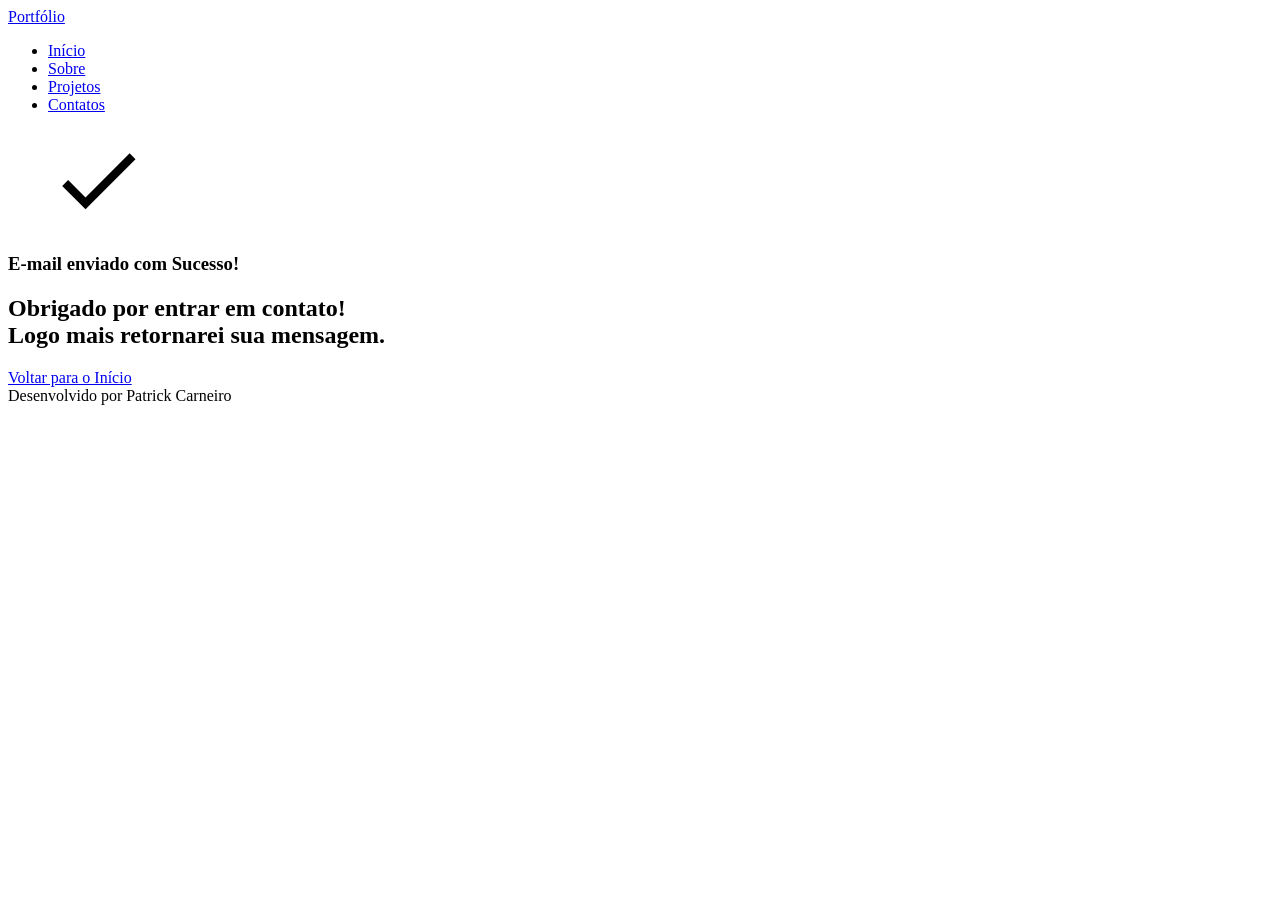
<file: sucess.html>
<!DOCTYPE html>
<html lang="pt-br">
<head>
    <meta charset="UTF-8">
    <meta name="viewport" content="width=device-width, initial-scale=1.0">
     <meta name="author" content="Patrick Carneiro">

    <meta name="description" content="Portfólio Pessoal do Patrick Carneiro, 
                desenvolvedor Full Stack especializado em criar experiências 
                digitais incríveis. Conheça meus projetos e entre em contato.">

    <meta name="robots" content="index, follow">

    <link rel="icon" type="image/svg+xml" href="./assets/img/favicon.svg">



    <title>Portfólio do Patrick Carneiro</title>
</head>

<body>

    <!-- Cabeçalho da Página -->
    <header>
        <div class="menu-content">
            <!-- Título do cabeçalho -->
            <a href="index.html" id="titulo">Portfólio</a>

            <!-- Menu de Navegação -->
            <nav>
                <ul class="menu-list">
                    <li><a href="index.html#hero">Início</a></li>
                    <li><a href="index.html#about">Sobre</a></li>
                    <li><a href="index.html#projects">Projetos</a></li>
                    <li><a href="index.html#contact">Contatos</a></li>
                </ul>
            </nav>
        </div>
    </header>

    <!-- Seção Principal da Página -->
    <main>

        <!-- Mensagem de Sucesso -->
        <section class="sucess-container">
            <article class="success-content">

                <figure class="success-icon">
                    <img src="./assets/img/success.svg"
                        alt="Ilustração de sucesso"
                        width="100px"
                        class="float-animation"
                    >
                </figure>

                <h1>E-mail enviado com Sucesso!</h1>
                <h2>Obrigado por entrar em contato! <br> Logo mais retornarei sua mensagem.</h2>

                <a class="botao" href="index.html">Voltar para o Início</a>

            </article>
        </section>
    </main>

    <!-- Rodapé da Página (footer) -->
    <footer>
        Desenvolvido por Patrick Carneiro
    </footer>

    
    
</body>

</html>
</file>
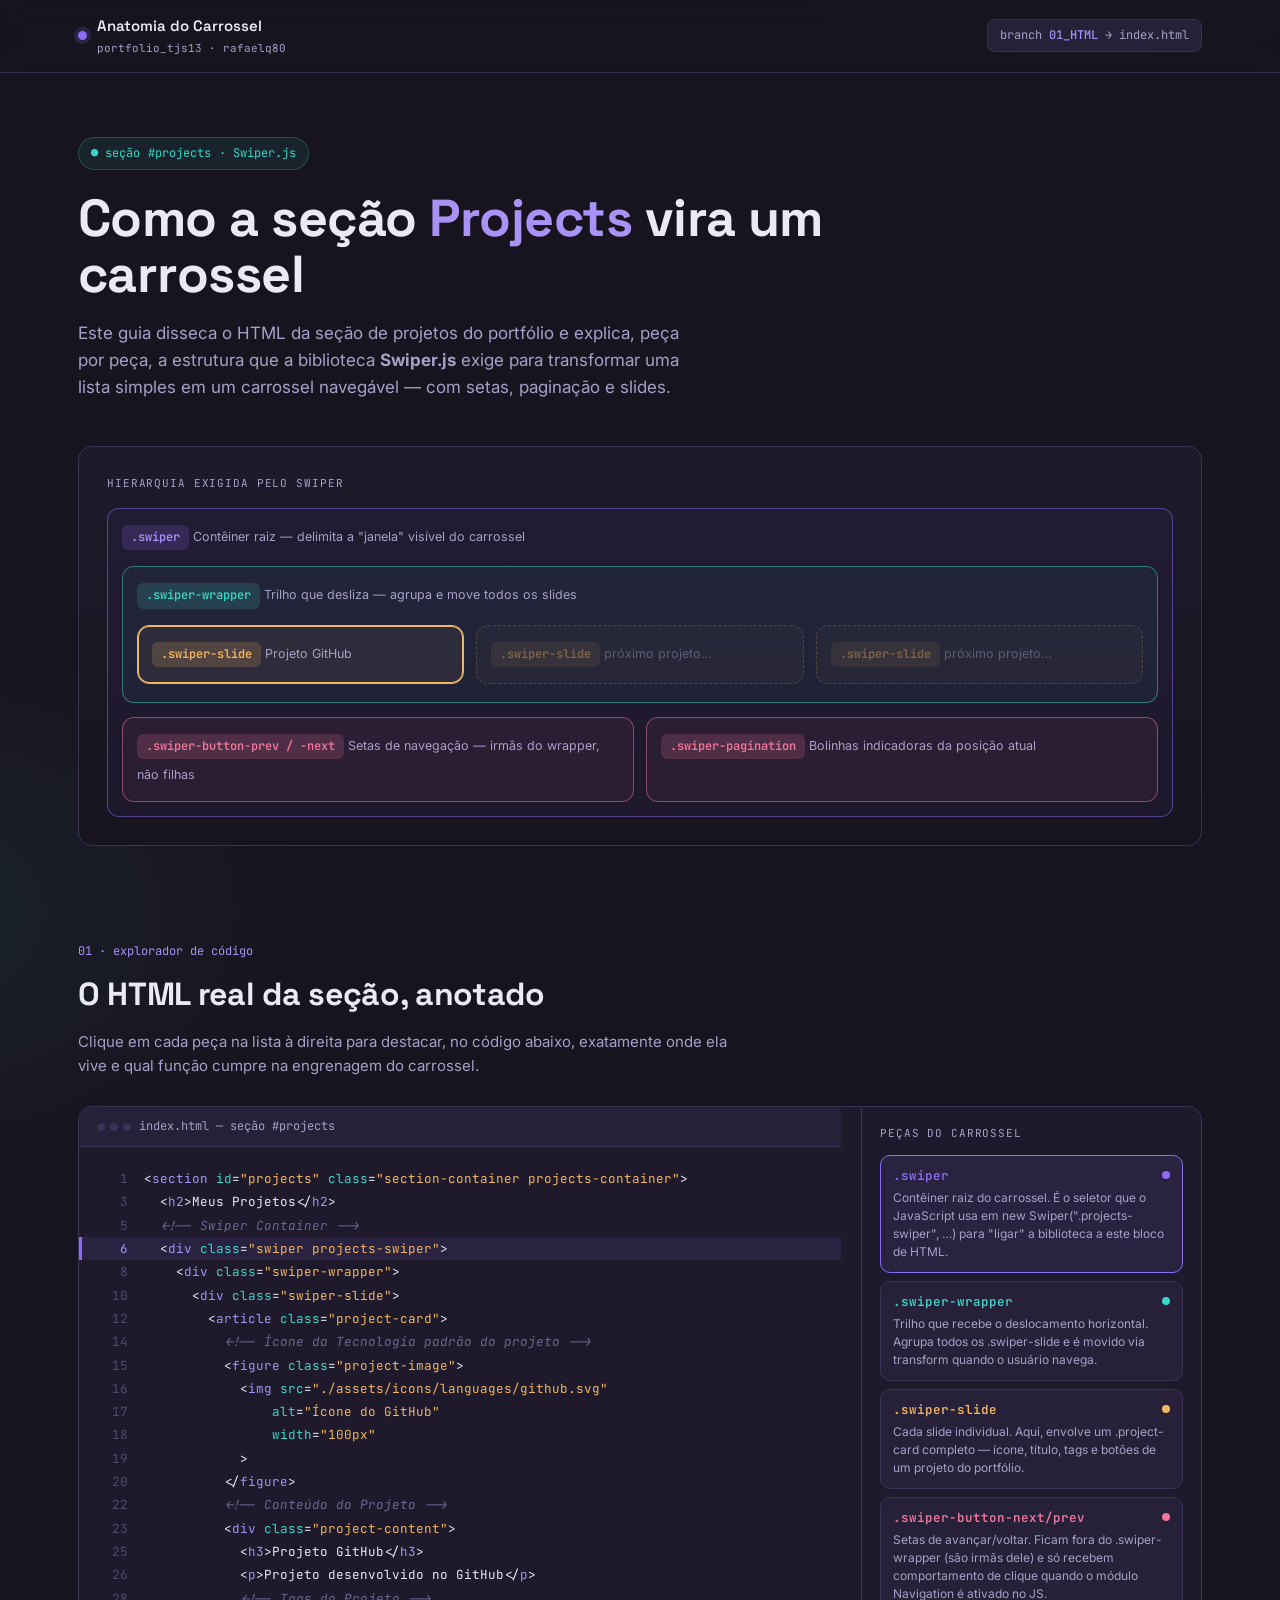
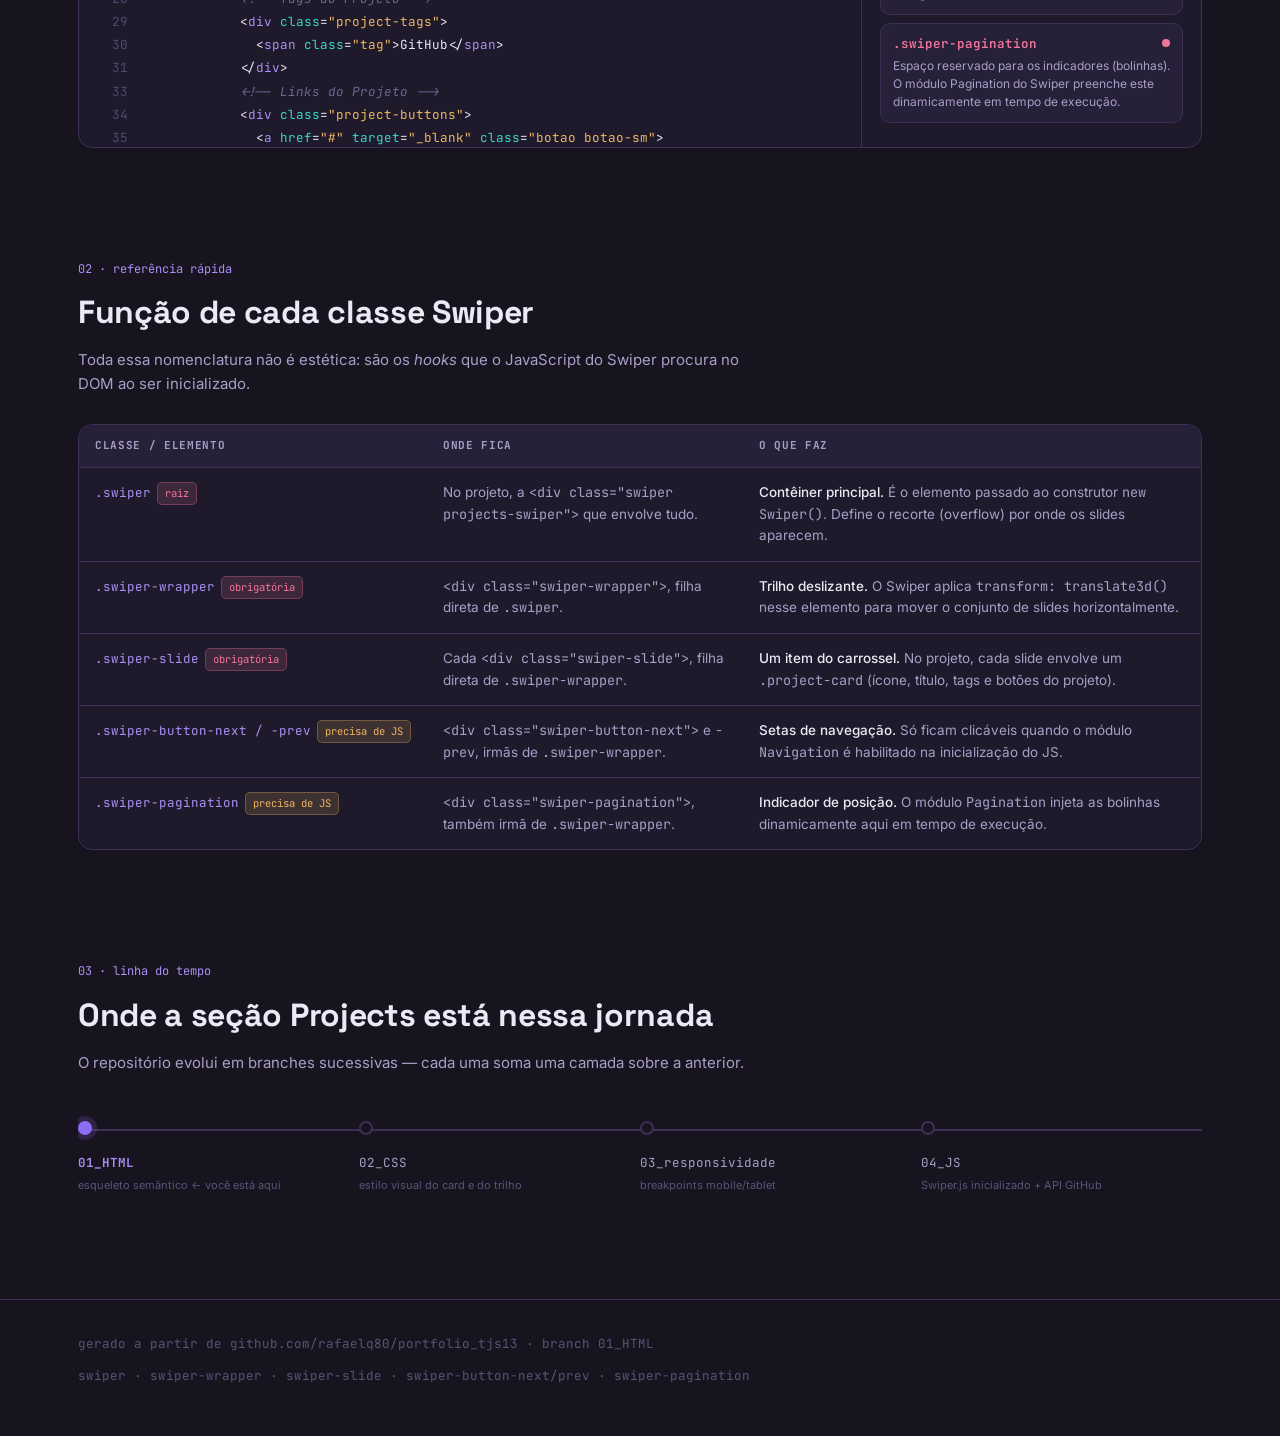
<file: assets/docs/swiper.html>
<!DOCTYPE html>
<html lang="pt-br">
<head>
<meta charset="UTF-8">
<meta name="viewport" content="width=device-width, initial-scale=1.0">
<title>Anatomia do Carrossel Swiper — Seção Projects</title>
<link rel="preconnect" href="https://fonts.googleapis.com">
<link rel="preconnect" href="https://fonts.gstatic.com" crossorigin>
<link href="https://fonts.googleapis.com/css2?family=Space+Grotesk:wght@500;600;700&family=Inter:wght@400;500;600&family=JetBrains+Mono:wght@400;500;600&display=swap" rel="stylesheet">
<style>
  :root{
    --bg: #17141f;
    --bg-soft: #1e1a2b;
    --surface: #262038;
    --surface-2: #2e2745;
    --line: #3a3155;
    --violet: #8b6cf2;
    --violet-soft: #a892f6;
    --slate: #8c86ab;
    --teal: #38d6c6;
    --amber: #f2b661;
    --rose: #f2769b;
    --text: #ece9f7;
    --text-dim: #a89fc7;
    --code-tag: #a892f6;
    --code-attr: #38d6c6;
    --code-str: #f2b661;
    --code-comment: #6e6690;
    --radius: 14px;
    --mono: 'JetBrains Mono', ui-monospace, monospace;
    --display: 'Space Grotesk', sans-serif;
    --body: 'Inter', sans-serif;
  }

  *{box-sizing:border-box;}
  html{scroll-behavior:smooth;}
  body{
    margin:0;
    background:
      radial-gradient(1000px 600px at 85% -10%, rgba(139,108,242,.16), transparent 60%),
      radial-gradient(800px 500px at -10% 30%, rgba(56,214,198,.08), transparent 55%),
      var(--bg);
    color:var(--text);
    font-family:var(--body);
    line-height:1.6;
    -webkit-font-smoothing:antialiased;
  }

  @media (prefers-reduced-motion: reduce){
    html{scroll-behavior:auto;}
    *{animation:none !important; transition:none !important;}
  }

  h1,h2,h3{font-family:var(--display); margin:0; letter-spacing:-.01em;}
  code, pre, .mono{font-family:var(--mono);}
  a{color:inherit;}

  .wrap{max-width:1180px; margin:0 auto; padding:0 28px;}

  /* ---------- TOPBAR ---------- */
  .topbar{
    position:sticky; top:0; z-index:50;
    backdrop-filter:blur(10px);
    background:rgba(23,20,31,.85);
    border-bottom:1px solid var(--line);
  }
  .topbar .wrap{display:flex; align-items:center; justify-content:space-between; padding:14px 28px;}
  .brand{display:flex; align-items:center; gap:10px; font-family:var(--display); font-weight:600; font-size:15px;}
  .brand .dot{width:9px; height:9px; border-radius:50%; background:var(--violet); box-shadow:0 0 0 4px rgba(139,108,242,.18);}
  .brand small{display:block; color:var(--text-dim); font-family:var(--mono); font-weight:400; font-size:11px; margin-top:2px;}
  .path{font-family:var(--mono); font-size:12px; color:var(--text-dim); background:var(--surface); padding:6px 12px; border-radius:8px; border:1px solid var(--line);}
  .path b{color:var(--violet-soft); font-weight:500;}

  /* ---------- HERO ---------- */
  .hero{padding:64px 0 40px;}
  .eyebrow{
    display:inline-flex; align-items:center; gap:8px;
    font-family:var(--mono); font-size:12px; color:var(--teal);
    background:rgba(56,214,198,.08); border:1px solid rgba(56,214,198,.25);
    padding:6px 12px; border-radius:999px; margin-bottom:20px;
  }
  .hero h1{font-size:clamp(32px,4.4vw,52px); line-height:1.08; max-width:780px;}
  .hero h1 span{color:var(--violet-soft);}
  .hero p.lead{max-width:620px; color:var(--text-dim); font-size:17px; margin-top:18px;}

  /* ---------- DIAGRAM (signature element) ---------- */
  .diagram{
    margin-top:44px; border:1px solid var(--line); border-radius:var(--radius);
    background:linear-gradient(180deg, var(--bg-soft), var(--bg));
    padding:28px; overflow-x:auto;
  }
  .diagram-label{font-family:var(--mono); font-size:11px; color:var(--text-dim); margin-bottom:16px; text-transform:uppercase; letter-spacing:.08em;}
  .stack{min-width:640px;}
  .box{border-radius:12px; border:1.5px solid; padding:14px; position:relative; transition:transform .18s ease, box-shadow .18s ease;}
  .box:hover{transform:translateY(-2px);}
  .box .tag{
    font-family:var(--mono); font-size:12px; font-weight:600; display:inline-flex; align-items:center; gap:6px;
    padding:3px 9px; border-radius:6px; margin-bottom:2px;
  }
  .box .desc{font-size:12.5px; color:var(--text-dim); margin-top:4px;}
  .box.swiper{border-color:rgba(139,108,242,.5); background:rgba(139,108,242,.05);}
  .box.swiper > .tag{background:rgba(139,108,242,.18); color:var(--violet-soft);}
  .box.wrapper{border-color:rgba(56,214,198,.5); background:rgba(56,214,198,.05); margin-top:14px;}
  .box.wrapper > .tag{background:rgba(56,214,198,.16); color:var(--teal);}
  .slides-row{display:flex; gap:12px; margin-top:14px; overflow-x:auto; padding-bottom:4px;}
  .box.slide{border-color:rgba(242,182,97,.5); background:rgba(242,182,97,.06); min-width:150px; flex:1;}
  .box.slide > .tag{background:rgba(242,182,97,.18); color:var(--amber);}
  .box.slide.active-repo{border-color:var(--amber); box-shadow:0 0 0 1px var(--amber) inset;}
  .box.slide.ghost{opacity:.45; border-style:dashed;}
  .siblings-row{display:flex; gap:12px; margin-top:14px;}
  .box.nav{border-color:rgba(242,118,155,.5); background:rgba(242,118,155,.06); flex:1;}
  .box.nav > .tag{background:rgba(242,118,155,.18); color:var(--rose);}
  .box.pagination{border-color:rgba(242,118,155,.5); background:rgba(242,118,155,.06); flex:1;}
  .box.pagination > .tag{background:rgba(242,118,155,.18); color:var(--rose);}

  /* ---------- SECTION HEADERS ---------- */
  .section{padding:56px 0;}
  .section-head{margin-bottom:28px; max-width:680px;}
  .section-head .kicker{font-family:var(--mono); font-size:12px; color:var(--violet-soft); margin-bottom:8px;}
  .section-head h2{font-size:clamp(24px,3vw,32px);}
  .section-head p{color:var(--text-dim); margin-top:10px; font-size:15px;}

  /* ---------- EXPLORER (interactive signature) ---------- */
  .explorer{
    display:grid; grid-template-columns:1fr 340px; gap:20px;
    border:1px solid var(--line); border-radius:var(--radius); overflow:hidden;
    background:var(--bg-soft);
  }
  @media (max-width:880px){ .explorer{grid-template-columns:1fr;} }

  .code-pane{padding:0; overflow:auto; max-height:640px;}
  .code-pane .file-tab{
    display:flex; align-items:center; gap:8px; padding:10px 18px; font-family:var(--mono); font-size:12px;
    color:var(--text-dim); border-bottom:1px solid var(--line); background:var(--surface); position:sticky; top:0;
  }
  .file-tab .dots{display:flex; gap:5px;}
  .file-tab .dots span{width:8px; height:8px; border-radius:50%; background:var(--line);}
  pre.code{margin:0; padding:20px 0; font-size:12.6px; line-height:1.85;}
  .line{display:flex; padding:0 18px; border-left:3px solid transparent; cursor:default; white-space:pre;}
  .line .ln{width:28px; flex:none; color:#514a70; user-select:none; text-align:right; margin-right:16px;}
  .line .code-text{white-space:pre-wrap; word-break:break-word;}
  .line.hl{background:rgba(139,108,242,.1); border-left-color:var(--violet);}
  .line.hl .ln{color:var(--violet-soft);}
  .tk-tag{color:var(--code-tag);}
  .tk-attr{color:var(--code-attr);}
  .tk-str{color:var(--code-str);}
  .tk-comment{color:var(--code-comment); font-style:italic;}
  .tk-punc{color:#7a7396;}

  .legend{border-left:1px solid var(--line); padding:18px; overflow:auto; max-height:640px;}
  .legend-title{font-family:var(--mono); font-size:11px; text-transform:uppercase; letter-spacing:.08em; color:var(--text-dim); margin-bottom:12px;}
  .chip{
    display:block; width:100%; text-align:left; background:var(--surface); border:1px solid var(--line);
    border-radius:10px; padding:11px 12px; margin-bottom:8px; cursor:pointer; color:var(--text);
    font-family:var(--body); font-size:13px; transition:border-color .15s ease, background .15s ease;
  }
  .chip .chip-top{display:flex; align-items:center; justify-content:space-between; gap:8px;}
  .chip .chip-name{font-family:var(--mono); font-size:12.5px; font-weight:600;}
  .chip .chip-fn{display:block; margin-top:5px; color:var(--text-dim); font-size:12px; line-height:1.5;}
  .chip.active{border-color:var(--violet); background:rgba(139,108,242,.1);}
  .chip.active .chip-name{color:var(--violet-soft);}
  .chip .swatch{width:8px; height:8px; border-radius:50%; flex:none;}

  /* ---------- TABLE ---------- */
  .table-card{border:1px solid var(--line); border-radius:var(--radius); overflow:hidden; background:var(--bg-soft);}
  table{width:100%; border-collapse:collapse; font-size:13.5px;}
  thead th{
    text-align:left; font-family:var(--mono); font-size:11px; text-transform:uppercase; letter-spacing:.06em;
    color:var(--text-dim); background:var(--surface); padding:12px 16px; border-bottom:1px solid var(--line);
  }
  tbody td{padding:14px 16px; border-bottom:1px solid var(--line); vertical-align:top; color:var(--text-dim);}
  tbody tr:last-child td{border-bottom:none;}
  tbody td.cls{font-family:var(--mono); color:var(--violet-soft); font-size:12.5px; white-space:nowrap;}
  tbody td strong{color:var(--text); font-weight:500;}
  .badge{display:inline-block; font-family:var(--mono); font-size:10.5px; padding:2px 7px; border-radius:5px; margin-left:6px;}
  .badge.required{background:rgba(242,118,155,.15); color:var(--rose); border:1px solid rgba(242,118,155,.3);}
  .badge.needs-js{background:rgba(242,182,97,.15); color:var(--amber); border:1px solid rgba(242,182,97,.3);}

  /* ---------- CALLOUT ---------- */
  .callout{
    display:flex; gap:14px; border:1px solid rgba(242,182,97,.35); background:rgba(242,182,97,.06);
    border-radius:var(--radius); padding:20px 22px; margin-top:20px;
  }
  .callout .icon{font-size:20px; flex:none; margin-top:2px;}
  .callout h3{font-size:15px; margin-bottom:6px; color:var(--amber); font-family:var(--body); font-weight:600;}
  .callout p{margin:0; color:var(--text-dim); font-size:13.5px;}
  .callout code{background:var(--surface); padding:1px 6px; border-radius:4px; color:var(--code-str); font-size:12px;}

  .callout.bug{border-color:rgba(139,108,242,.35); background:rgba(139,108,242,.06);}
  .callout.bug h3{color:var(--violet-soft);}

  /* ---------- ROADMAP ---------- */
  .roadmap{display:flex; gap:0; margin-top:8px; overflow-x:auto;}
  .stop{flex:1; min-width:150px; position:relative; padding:18px 16px 18px 0;}
  .stop::before{content:""; position:absolute; top:26px; left:0; right:-0px; height:2px; background:var(--line);}
  .stop:first-child::before{left:0;}
  .stop .node{
    width:14px; height:14px; border-radius:50%; background:var(--bg); border:2px solid var(--line);
    position:relative; z-index:2; margin-bottom:14px;
  }
  .stop.current .node{border-color:var(--violet); background:var(--violet); box-shadow:0 0 0 5px rgba(139,108,242,.18);}
  .stop .name{font-family:var(--mono); font-size:12.5px; color:var(--text-dim);}
  .stop.current .name{color:var(--violet-soft); font-weight:600;}
  .stop .tag2{display:block; font-size:11px; color:#5a5378; margin-top:3px;}

  footer{border-top:1px solid var(--line); padding:34px 0 50px; margin-top:30px;}
  footer .wrap{display:flex; justify-content:space-between; align-items:center; flex-wrap:wrap; gap:12px;}
  footer p{margin:0; color:#5a5378; font-size:12.5px; font-family:var(--mono);}

  ::selection{background:rgba(139,108,242,.35);}
  ::-webkit-scrollbar{height:8px; width:8px;}
  ::-webkit-scrollbar-thumb{background:var(--line); border-radius:8px;}
</style>
</head>
<body>

  <div class="topbar">
    <div class="wrap">
      <div class="brand">
        <span class="dot"></span>
        <div>
          Anatomia do Carrossel
          <small>portfolio_tjs13 · rafaelq80</small>
        </div>
      </div>
      <div class="path">branch <b>01_HTML</b> → <span id="pathFile">index.html</span></div>
    </div>
  </div>

  <header class="hero">
    <div class="wrap">
      <span class="eyebrow">● seção <code>#projects</code> · Swiper.js</span>
      <h1>Como a seção <span>Projects</span> vira um carrossel</h1>
      <p class="lead">Este guia disseca o HTML da seção de projetos do portfólio e explica, peça por peça, a estrutura que a biblioteca <strong>Swiper.js</strong> exige para transformar uma lista simples em um carrossel navegável — com setas, paginação e slides.</p>

      <div class="diagram">
        <div class="diagram-label">Hierarquia exigida pelo Swiper</div>
        <div class="stack">
          <div class="box swiper">
            <span class="tag">.swiper</span>
            <span class="desc">Contêiner raiz — delimita a "janela" visível do carrossel</span>

            <div class="box wrapper">
              <span class="tag">.swiper-wrapper</span>
              <span class="desc">Trilho que desliza — agrupa e move todos os slides</span>

              <div class="slides-row">
                <div class="box slide active-repo">
                  <span class="tag">.swiper-slide</span>
                  <span class="desc">Projeto GitHub</span>
                </div>
                <div class="box slide ghost">
                  <span class="tag">.swiper-slide</span>
                  <span class="desc">próximo projeto…</span>
                </div>
                <div class="box slide ghost">
                  <span class="tag">.swiper-slide</span>
                  <span class="desc">próximo projeto…</span>
                </div>
              </div>
            </div>

            <div class="siblings-row">
              <div class="box nav">
                <span class="tag">.swiper-button-prev / -next</span>
                <span class="desc">Setas de navegação — irmãs do wrapper, não filhas</span>
              </div>
              <div class="box pagination">
                <span class="tag">.swiper-pagination</span>
                <span class="desc">Bolinhas indicadoras da posição atual</span>
              </div>
            </div>
          </div>
        </div>
      </div>
    </div>
  </header>

  <section class="section">
    <div class="wrap">
      <div class="section-head">
        <div class="kicker">01 · explorador de código</div>
        <h2>O HTML real da seção, anotado</h2>
        <p>Clique em cada peça na lista à direita para destacar, no código abaixo, exatamente onde ela vive e qual função cumpre na engrenagem do carrossel.</p>
      </div>

      <div class="explorer">
        <div class="code-pane">
          <div class="file-tab">
            <span class="dots"><span></span><span></span><span></span></span>
            index.html — seção #projects
          </div>
          <pre class="code" id="codeBlock"></pre>
        </div>
        <div class="legend">
          <div class="legend-title">Peças do carrossel</div>
          <div id="chipList"></div>
        </div>
      </div>
    </div>
  </section>

  <section class="section">
    <div class="wrap">
      <div class="section-head">
        <div class="kicker">02 · referência rápida</div>
        <h2>Função de cada classe Swiper</h2>
        <p>Toda essa nomenclatura não é estética: são os <em>hooks</em> que o JavaScript do Swiper procura no DOM ao ser inicializado.</p>
      </div>

      <div class="table-card">
        <table>
          <thead>
            <tr><th>Classe / elemento</th><th>Onde fica</th><th>O que faz</th></tr>
          </thead>
          <tbody>
            <tr>
              <td class="cls">.swiper<span class="badge required">raiz</span></td>
              <td>No projeto, a <code>&lt;div class="swiper projects-swiper"&gt;</code> que envolve tudo.</td>
              <td><strong>Contêiner principal.</strong> É o elemento passado ao construtor <code>new Swiper()</code>. Define o recorte (overflow) por onde os slides aparecem.</td>
            </tr>
            <tr>
              <td class="cls">.swiper-wrapper<span class="badge required">obrigatória</span></td>
              <td><code>&lt;div class="swiper-wrapper"&gt;</code>, filha direta de <code>.swiper</code>.</td>
              <td><strong>Trilho deslizante.</strong> O Swiper aplica <code>transform: translate3d()</code> nesse elemento para mover o conjunto de slides horizontalmente.</td>
            </tr>
            <tr>
              <td class="cls">.swiper-slide<span class="badge required">obrigatória</span></td>
              <td>Cada <code>&lt;div class="swiper-slide"&gt;</code>, filha direta de <code>.swiper-wrapper</code>.</td>
              <td><strong>Um item do carrossel.</strong> No projeto, cada slide envolve um <code>.project-card</code> (ícone, título, tags e botões do projeto).</td>
            </tr>
            <tr>
              <td class="cls">.swiper-button-next / -prev<span class="badge needs-js">precisa de JS</span></td>
              <td><code>&lt;div class="swiper-button-next"&gt;</code> e <code>-prev</code>, irmãs de <code>.swiper-wrapper</code>.</td>
              <td><strong>Setas de navegação.</strong> Só ficam clicáveis quando o módulo <code>Navigation</code> é habilitado na inicialização do JS.</td>
            </tr>
            <tr>
              <td class="cls">.swiper-pagination<span class="badge needs-js">precisa de JS</span></td>
              <td><code>&lt;div class="swiper-pagination"&gt;</code>, também irmã de <code>.swiper-wrapper</code>.</td>
              <td><strong>Indicador de posição.</strong> O módulo <code>Pagination</code> injeta as bolinhas dinamicamente aqui em tempo de execução.</td>
            </tr>
          </tbody>
        </table>
      </div>

    </div>
  </section>

  <section class="section">
    <div class="wrap">
      <div class="section-head">
        <div class="kicker">03 · linha do tempo</div>
        <h2>Onde a seção Projects está nessa jornada</h2>
        <p>O repositório evolui em branches sucessivas — cada uma soma uma camada sobre a anterior.</p>
      </div>
      <div class="roadmap">
        <div class="stop current"><div class="node"></div><span class="name">01_HTML</span><span class="tag2">esqueleto semântico ← você está aqui</span></div>
        <div class="stop"><div class="node"></div><span class="name">02_CSS</span><span class="tag2">estilo visual do card e do trilho</span></div>
        <div class="stop"><div class="node"></div><span class="name">03_responsividade</span><span class="tag2">breakpoints mobile/tablet</span></div>
        <div class="stop"><div class="node"></div><span class="name">04_JS</span><span class="tag2">Swiper.js inicializado + API GitHub</span></div>
      </div>
    </div>
  </section>

  <footer>
    <div class="wrap">
      <p>gerado a partir de github.com/rafaelq80/portfolio_tjs13 · branch 01_HTML</p>
      <p>swiper · swiper-wrapper · swiper-slide · swiper-button-next/prev · swiper-pagination</p>
    </div>
  </footer>

<script>
(function(){
  // Código real da seção #projects, tokenizado em spans para o painel de anotação.
  // Cada linha carrega um data-part opcional que a liga a um chip da legenda.
  const lines = [
    {t:'&lt;section id="projects" class="section-container projects-container"&gt;', part:null},
    {t:'', part:null},
    {t:'  &lt;h2&gt;Meus Projetos&lt;/h2&gt;', part:null},
    {t:'', part:null},
    {t:'  &lt;!-- Swiper Container --&gt;', part:null, comment:true},
    {t:'  &lt;div class="swiper projects-swiper"&gt;', part:'swiper'},
    {t:'', part:'swiper'},
    {t:'    &lt;div class="swiper-wrapper"&gt;', part:'wrapper'},
    {t:'', part:'wrapper'},
    {t:'      &lt;div class="swiper-slide"&gt;', part:'slide'},
    {t:'', part:'slide'},
    {t:'        &lt;article class="project-card"&gt;', part:'slide'},
    {t:'', part:'slide'},
    {t:'          &lt;!-- Ícone da Tecnologia padrão do projeto --&gt;', part:'slide', comment:true},
    {t:'          &lt;figure class="project-image"&gt;', part:'slide'},
    {t:'            &lt;img src="./assets/icons/languages/github.svg"', part:'slide'},
    {t:'                alt="Ícone do GitHub"', part:'slide'},
    {t:'                width="100px"', part:'slide'},
    {t:'            &gt;', part:'slide'},
    {t:'          &lt;/figure&gt;', part:'slide'},
    {t:'', part:'slide'},
    {t:'          &lt;!-- Conteúdo do Projeto --&gt;', part:'slide', comment:true},
    {t:'          &lt;div class="project-content"&gt;', part:'slide'},
    {t:'', part:'slide'},
    {t:'            &lt;h3&gt;Projeto GitHub&lt;/h3&gt;', part:'slide'},
    {t:'            &lt;p&gt;Projeto desenvolvido no GitHub&lt;/p&gt;', part:'slide'},
    {t:'', part:'slide'},
    {t:'            &lt;!-- Tags do Projeto --&gt;', part:'slide', comment:true},
    {t:'            &lt;div class="project-tags"&gt;', part:'slide'},
    {t:'              &lt;span class="tag"&gt;GitHub&lt;/span&gt;', part:'slide'},
    {t:'            &lt;/div&gt;', part:'slide'},
    {t:'', part:'slide'},
    {t:'            &lt;!-- Links do Projeto --&gt;', part:'slide', comment:true},
    {t:'            &lt;div class="project-buttons"&gt;', part:'slide'},
    {t:'              &lt;a href="#" target="_blank" class="botao botao-sm"&gt;', part:'slide'},
    {t:'                GitHub', part:'slide'},
    {t:'              &lt;/a&gt;', part:'slide'},
    {t:'              &lt;a href="#" target="_blank" class="botao-outline botao-sm"&gt;', part:'slide'},
    {t:'                Deploy', part:'slide'},
    {t:'              &lt;/a&gt;', part:'slide'},
    {t:'            &lt;/div&gt;', part:'slide'},
    {t:'', part:'slide'},
    {t:'          &lt;/div&gt;', part:'slide'},
    {t:'', part:'slide'},
    {t:'        &lt;/article&gt;', part:'slide'},
    {t:'', part:'slide'},
    {t:'      &lt;/div&gt; &lt;!-- fecha o slide --&gt;', part:'slide'},
    {t:'', part:'wrapper'},
    {t:'    &lt;/div&gt;', part:'wrapper'},
    {t:'', part:'swiper'},
    {t:'    &lt;!-- Botões de Navegação --&gt;', part:'nav', comment:true},
    {t:'    &lt;div class="swiper-button-next"&gt;&lt;/div&gt;', part:'nav'},
    {t:'    &lt;div class="swiper-button-prev"&gt;&lt;/div&gt;', part:'nav'},
    {t:'', part:'swiper'},
    {t:'    &lt;!-- Paginação --&gt;', part:'pagination', comment:true},
    {t:'    &lt;div class="swiper-pagination"&gt;&lt;/div&gt;', part:'pagination'},
    {t:'', part:null},
    {t:'  &lt;/div&gt;', part:'swiper'},
    {t:'', part:null},
    {t:'&lt;/section&gt;', part:null},
  ];

  const parts = {
    swiper:     {name:'.swiper',                color:'#8b6cf2', fn:'Contêiner raiz do carrossel. É o seletor que o JavaScript usa em new Swiper(".projects-swiper", …) para "ligar" a biblioteca a este bloco de HTML.'},
    wrapper:    {name:'.swiper-wrapper',         color:'#38d6c6', fn:'Trilho que recebe o deslocamento horizontal. Agrupa todos os .swiper-slide e é movido via transform quando o usuário navega.'},
    slide:      {name:'.swiper-slide',           color:'#f2b661', fn:'Cada slide individual. Aqui, envolve um .project-card completo — ícone, título, tags e botões de um projeto do portfólio.'},
    nav:        {name:'.swiper-button-next/prev',color:'#f2769b', fn:'Setas de avançar/voltar. Ficam fora do .swiper-wrapper (são irmãs dele) e só recebem comportamento de clique quando o módulo Navigation é ativado no JS.'},
    pagination: {name:'.swiper-pagination',      color:'#f2769b', fn:'Espaço reservado para os indicadores (bolinhas). O módulo Pagination do Swiper preenche este <div> dinamicamente em tempo de execução.'}
  };

  const codeBlock = document.getElementById('codeBlock');
  const chipList = document.getElementById('chipList');

  function highlight(raw){
    const M1 = '\u0001', M2 = '\u0002'; // marcadores temporários, fora do alfabeto do HTML
    let out = raw.replace(/(&lt;\/?)([a-zA-Z0-9]+)/g, (m, p1, p2) => p1 + M1 + 'TAG' + M2 + p2 + M1 + M2);
    out = out.replace(/([a-zA-Z-]+)(=)(&quot;|")([^"]*)(&quot;|")/g, (m, p1, p2, p3, p4, p5) =>
      M1 + 'ATTR' + M2 + p1 + M1 + M2 + p2 + M1 + 'STR' + M2 + p3 + p4 + p5 + M1 + M2
    );
    out = out.replace(new RegExp(M1+'TAG'+M2+'(.*?)'+M1+M2, 'g'), '<span class="tk-tag">$1</span>');
    out = out.replace(new RegExp(M1+'ATTR'+M2+'(.*?)'+M1+M2, 'g'), '<span class="tk-attr">$1</span>');
    out = out.replace(new RegExp(M1+'STR'+M2+'(.*?)'+M1+M2, 'g'), '<span class="tk-str">$1</span>');
    return out;
  }

  lines.forEach((line, i) => {
    const row = document.createElement('div');
    row.className = 'line' + (line.part ? ' part-'+line.part : '');
    if(line.part) row.dataset.part = line.part;
    const ln = document.createElement('span');
    ln.className = 'ln';
    ln.textContent = line.t ? (i+1) : '';
    const codeText = document.createElement('span');
    codeText.className = 'code-text' + (line.comment ? ' tk-comment' : '');
    codeText.innerHTML = line.comment ? line.t : highlight(line.t);
    row.appendChild(ln);
    row.appendChild(codeText);
    codeBlock.appendChild(row);
  });

  Object.keys(parts).forEach(key => {
    const p = parts[key];
    const chip = document.createElement('button');
    chip.className = 'chip';
    chip.dataset.part = key;
    chip.innerHTML =
      '<span class="chip-top">' +
        '<span class="chip-name" style="color:'+p.color+'">'+p.name+'</span>' +
        '<span class="swatch" style="background:'+p.color+'"></span>' +
      '</span>' +
      '<span class="chip-fn">'+p.fn+'</span>';
    chip.addEventListener('click', () => selectPart(key, chip));
    chipList.appendChild(chip);
  });

  function selectPart(key, chipEl){
    document.querySelectorAll('.chip').forEach(c => c.classList.remove('active'));
    document.querySelectorAll('.line').forEach(l => l.classList.remove('hl'));
    chipEl.classList.add('active');
    const target = document.querySelector('.line[data-part="'+key+'"]');
    document.querySelectorAll('.line[data-part="'+key+'"]').forEach(l => l.classList.add('hl'));
    if(target) target.scrollIntoView({block:'center', behavior:'smooth'});
  }

  // seleciona .swiper por padrão para orientar o primeiro olhar
  const firstChip = chipList.querySelector('.chip');
  if(firstChip) selectPart('swiper', firstChip);
})();
</script>
</body>
</html>
</file>
